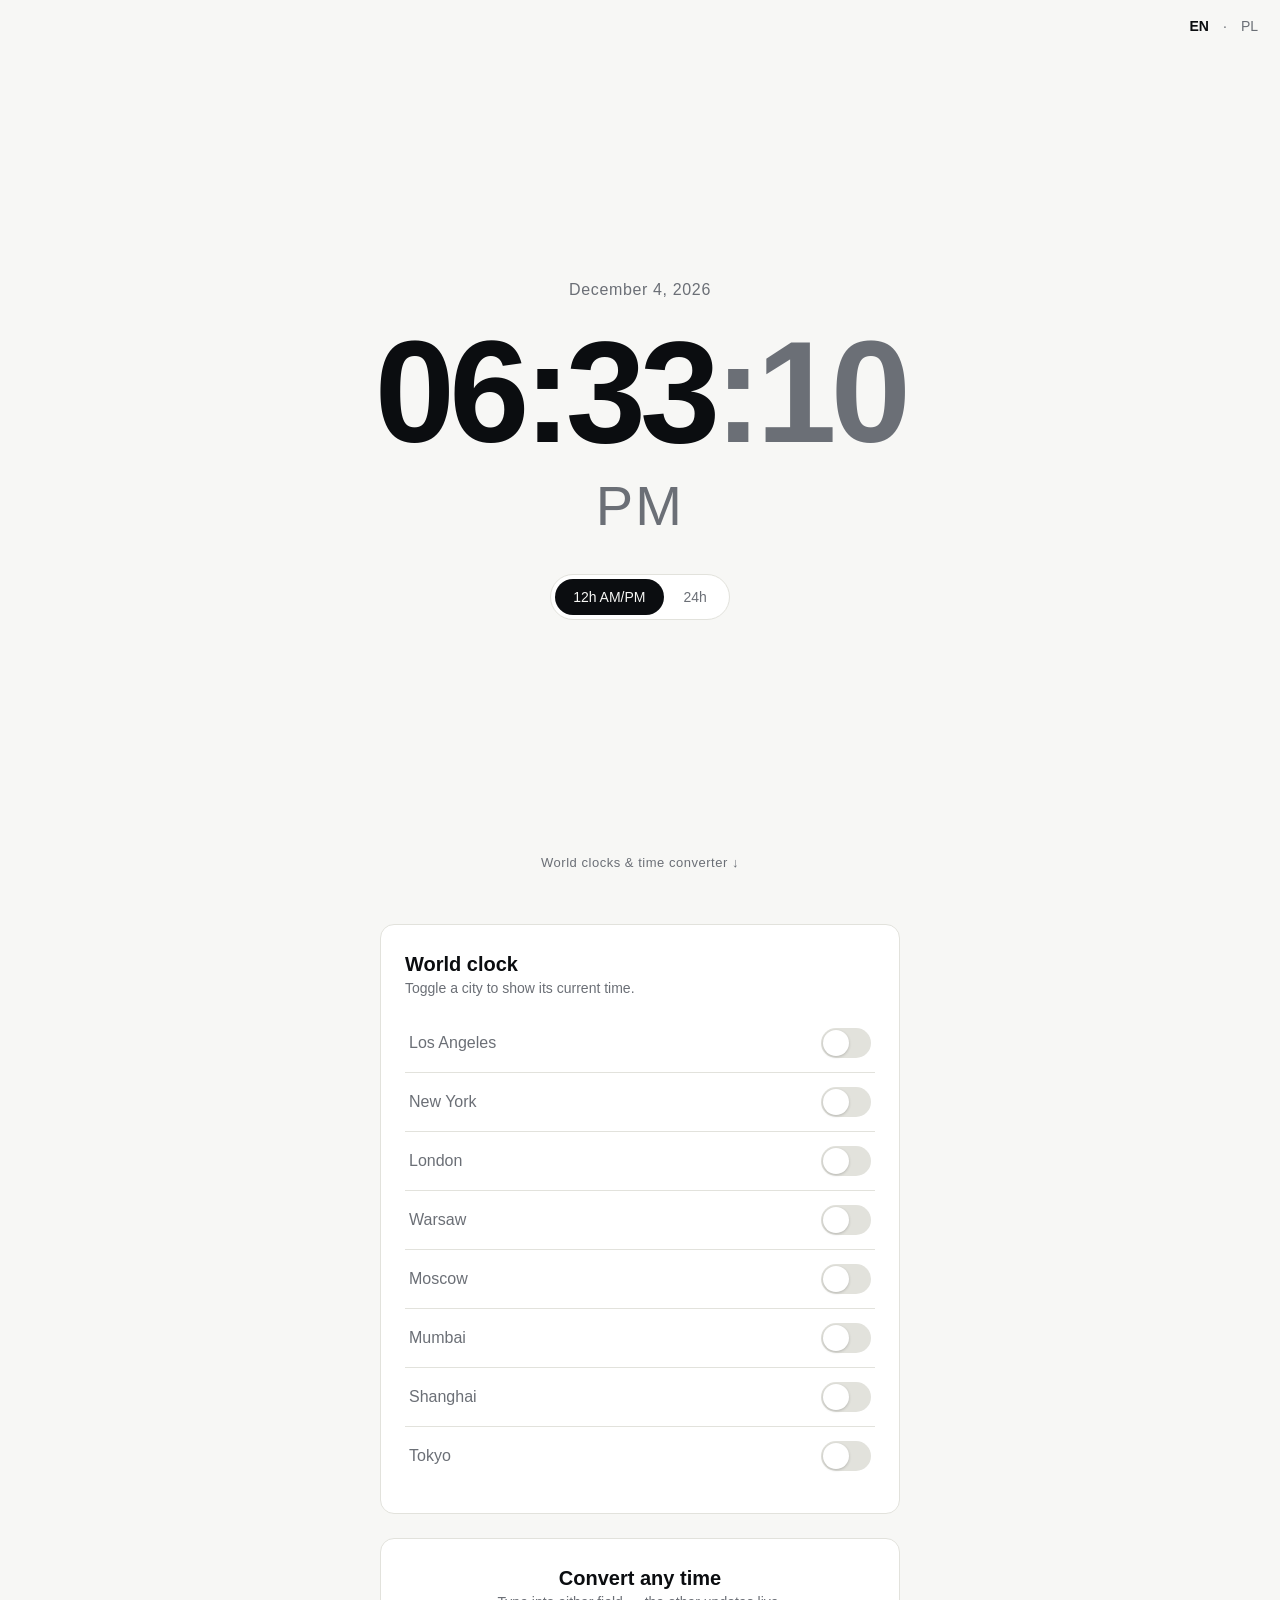
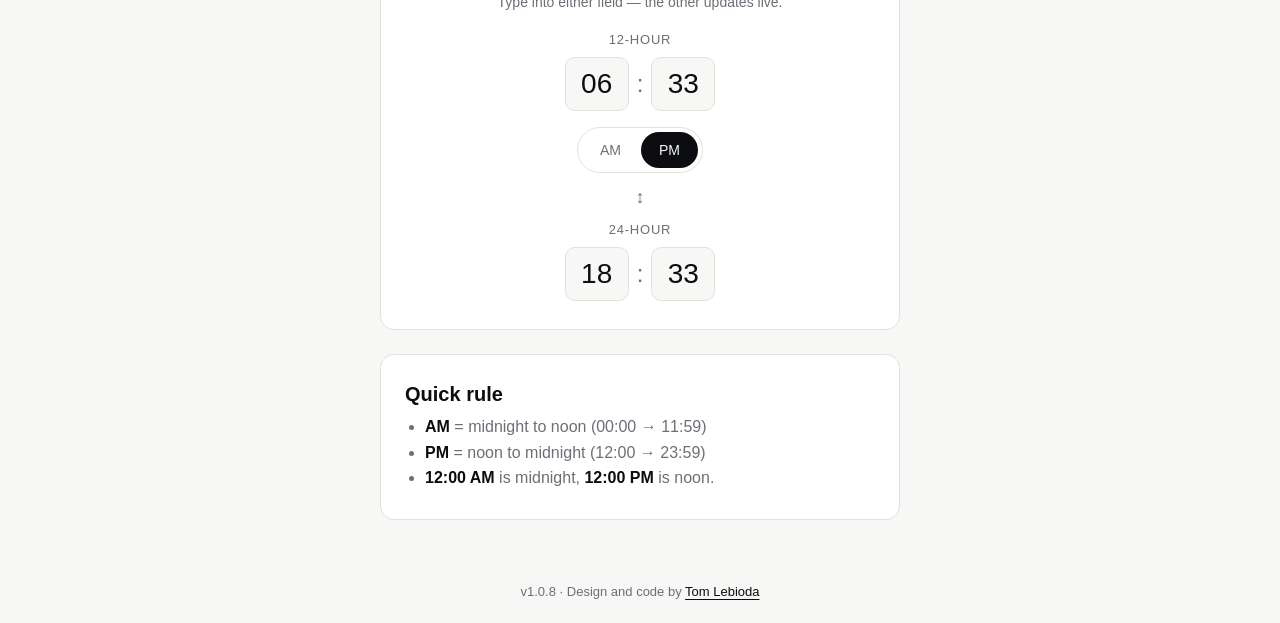
<file: index.html>
<!doctype html>
<html lang="en">
<head>
<meta charset="utf-8">
<meta name="viewport" content="width=device-width,initial-scale=1,viewport-fit=cover">
<meta name="theme-color" content="#0b0d10">
<title>AM or PM Now? — Current Time in 12-Hour Format</title>
<meta name="description" content="Is it AM or PM right now? Live current time in 12-hour format with one-tap 24-hour toggle and a bidirectional 12h ↔ 24h converter. Free, no ads.">
<link rel="canonical" href="https://ampm.pages.dev/">
<link rel="alternate" hreflang="en" href="https://ampm.pages.dev/">
<link rel="alternate" hreflang="pl" href="https://ampm.pages.dev/pl/">
<link rel="alternate" hreflang="x-default" href="https://ampm.pages.dev/">
<meta property="og:title" content="AM or PM Now? — Current Time in 12-Hour Format">
<meta property="og:description" content="Live current time in 12-hour format with AM/PM, plus a 12h ↔ 24h converter.">
<meta property="og:type" content="website">
<meta property="og:url" content="https://ampm.pages.dev/">
<meta property="og:locale" content="en_US">
<meta property="og:locale:alternate" content="pl_PL">
<meta name="twitter:card" content="summary">
<link rel="icon" href="/assets/favicon.svg" type="image/svg+xml">
<link rel="stylesheet" href="/assets/style.css?v=1.0.8">
<script type="application/ld+json">
{"@context":"https://schema.org","@type":"WebApplication","name":"AM or PM Now","url":"https://ampm.pages.dev/","applicationCategory":"UtilityApplication","operatingSystem":"Any","offers":{"@type":"Offer","price":"0","priceCurrency":"USD"},"author":{"@type":"Person","name":"Tom Lebioda","email":"hello@tomlebioda.com"}}
</script>
</head>
<body>
<header class="lang">
  <a href="/" aria-current="page" lang="en">EN</a>
  <span aria-hidden="true">·</span>
  <a href="/pl/" lang="pl">PL</a>
</header>

<main>
  <section class="clock" aria-label="Current time">
    <h1 class="visually-hidden">Is it AM or PM right now?</h1>
    <div class="date" id="date"></div>
    <div class="time" id="time" aria-live="polite">--:--</div>
    <div class="suffix" id="suffix">--</div>
    <div class="toggle" role="tablist" aria-label="Time format">
      <button type="button" role="tab" aria-selected="true" data-format="12" id="btn-12">12h AM/PM</button>
      <button type="button" role="tab" aria-selected="false" data-format="24" id="btn-24">24h</button>
    </div>
    <a class="cta-down" href="#world-title">World clocks &amp; time converter ↓</a>
  </section>

  <section class="world" aria-labelledby="world-title">
    <h2 id="world-title">World clock</h2>
    <p class="hint">Toggle a city to show its current time.</p>
    <ul class="cities" id="cities">
      <li data-tz="America/Los_Angeles"><span class="city-label">Los Angeles</span></li>
      <li data-tz="America/New_York"><span class="city-label">New York</span></li>
      <li data-tz="Europe/London"><span class="city-label">London</span></li>
      <li data-tz="Europe/Warsaw"><span class="city-label">Warsaw</span></li>
      <li data-tz="Europe/Moscow"><span class="city-label">Moscow</span></li>
      <li data-tz="Asia/Kolkata"><span class="city-label">Mumbai</span></li>
      <li data-tz="Asia/Shanghai"><span class="city-label">Shanghai</span></li>
      <li data-tz="Asia/Tokyo"><span class="city-label">Tokyo</span></li>
    </ul>
  </section>

  <section class="converter" aria-labelledby="conv-title">
    <h2 id="conv-title">Convert any time</h2>
    <p class="hint">Type into either field — the other updates live.</p>

    <div class="row">
      <label for="h12">12-hour</label>
      <div class="inputs">
        <input id="h12" type="text" inputmode="numeric" maxlength="2" placeholder="hh" autocomplete="off">
        <span>:</span>
        <input id="m12" type="text" inputmode="numeric" maxlength="2" placeholder="mm" autocomplete="off">
      </div>
      <div class="ampm toggle" role="radiogroup" aria-label="AM or PM">
        <button type="button" role="radio" aria-checked="true" data-meridiem="AM">AM</button>
        <button type="button" role="radio" aria-checked="false" data-meridiem="PM">PM</button>
      </div>
    </div>

    <div class="arrow" aria-hidden="true">↕</div>

    <div class="row">
      <label for="h24">24-hour</label>
      <div class="inputs">
        <input id="h24" type="text" inputmode="numeric" maxlength="2" placeholder="HH" autocomplete="off">
        <span>:</span>
        <input id="m24" type="text" inputmode="numeric" maxlength="2" placeholder="MM" autocomplete="off">
      </div>
    </div>
  </section>

  <section class="explainer">
    <h2>Quick rule</h2>
    <ul>
      <li><strong>AM</strong> = midnight to noon (00:00 → 11:59)</li>
      <li><strong>PM</strong> = noon to midnight (12:00 → 23:59)</li>
      <li><strong>12:00 AM</strong> is midnight, <strong>12:00 PM</strong> is noon.</li>
    </ul>
  </section>
</main>

<footer>
  <span id="version">v1.0.8</span> · Design and code by
  <a href="mailto:hello@tomlebioda.com">Tom Lebioda</a>
</footer>

<script src="/assets/app.js?v=1.0.8"></script>
</body>
</html>
</file>
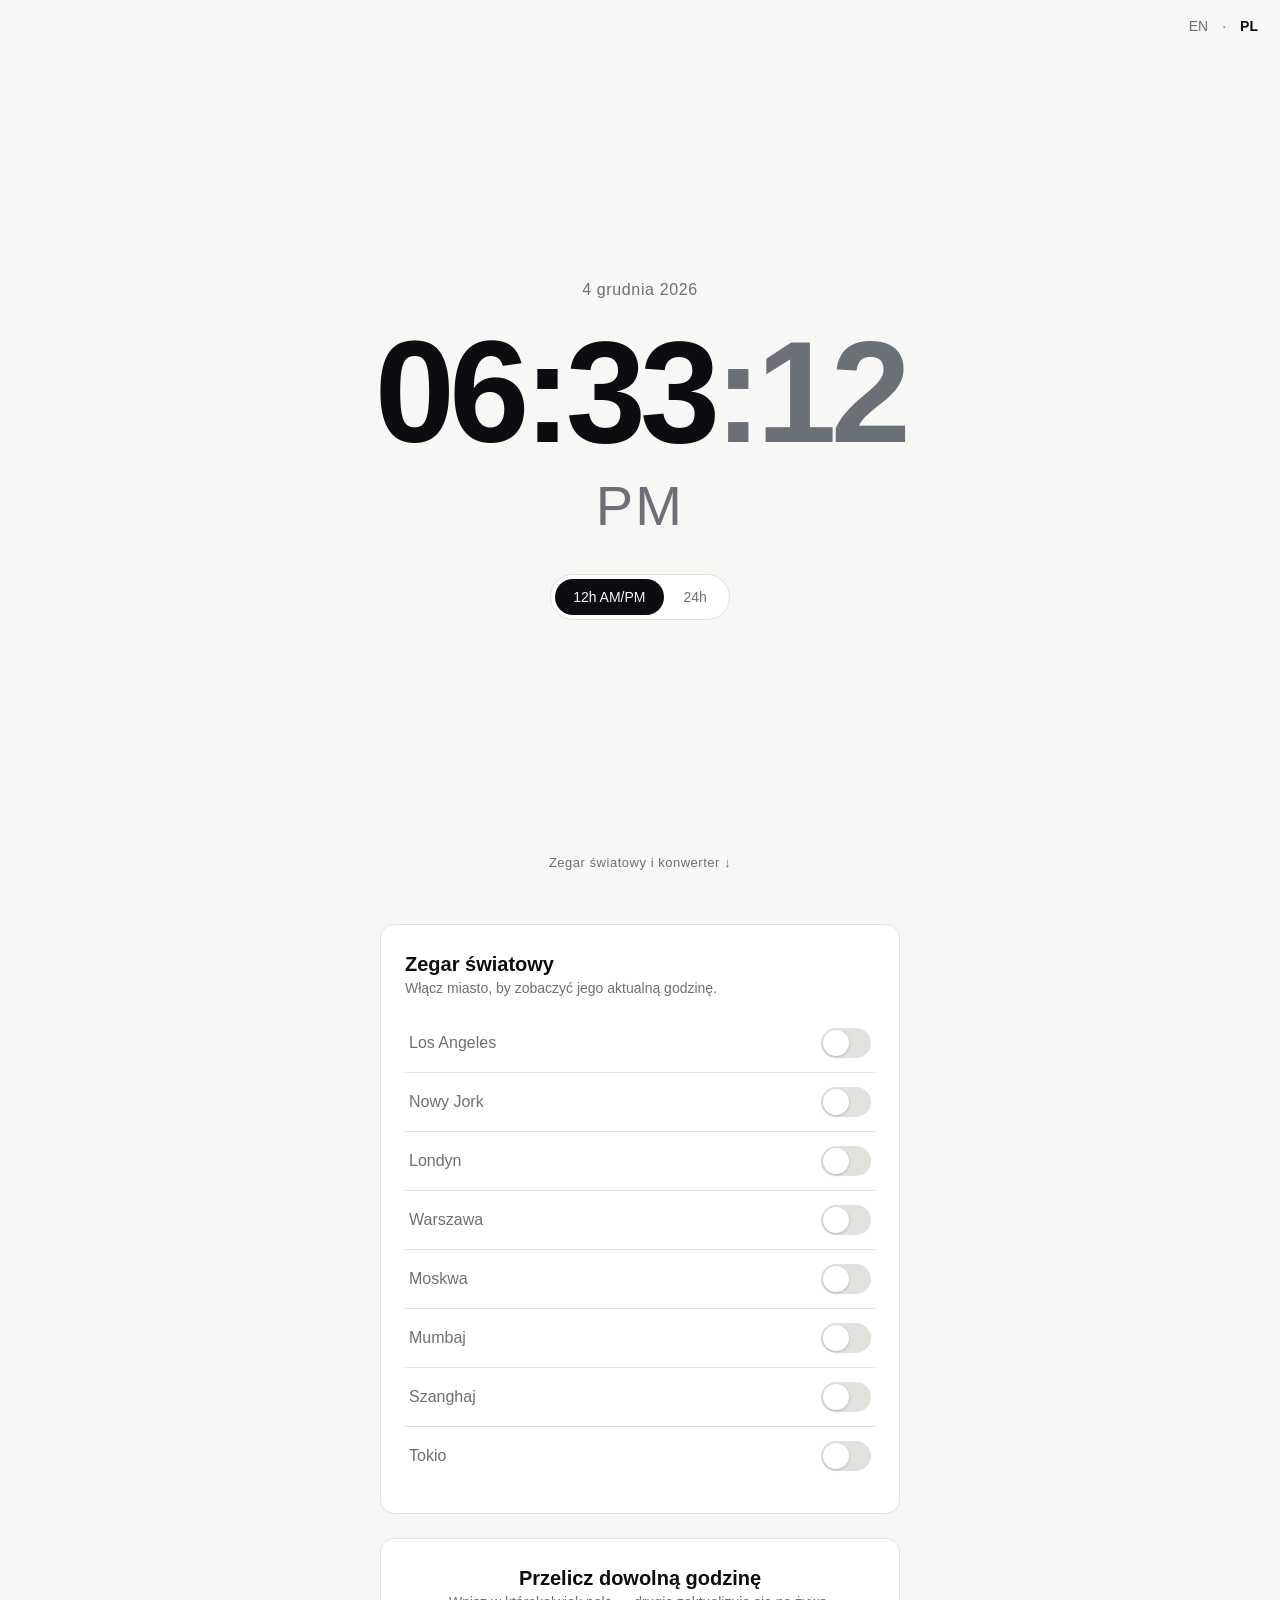
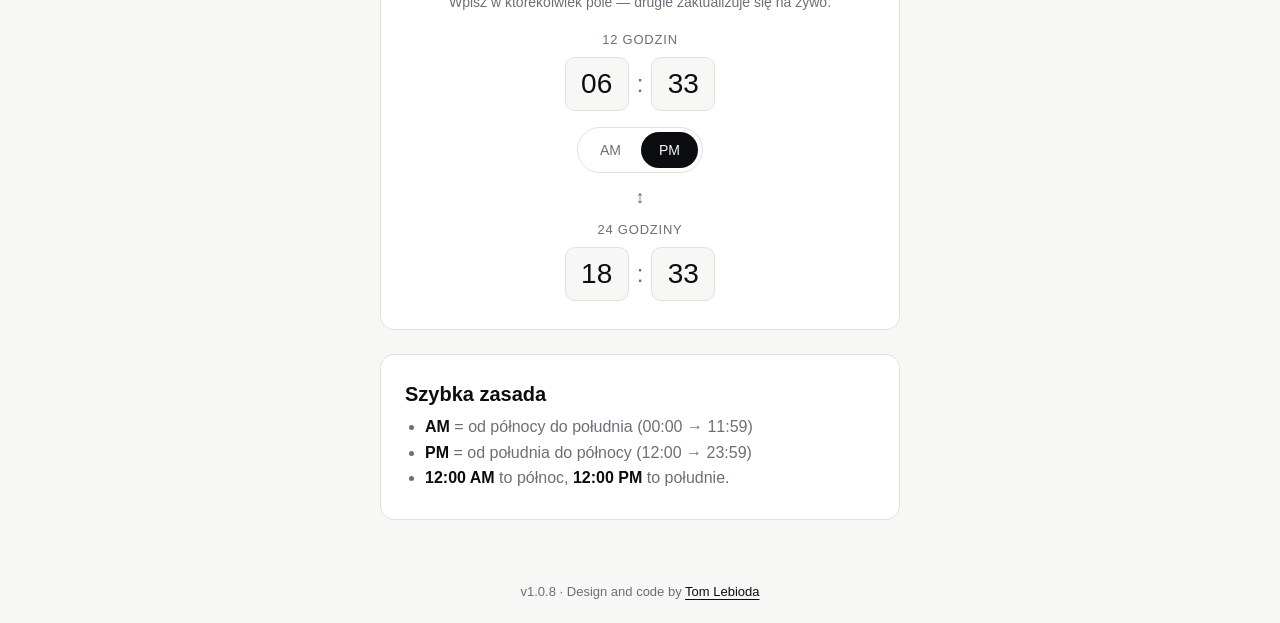
<file: pl/index.html>
<!doctype html>
<html lang="pl">
<head>
<meta charset="utf-8">
<meta name="viewport" content="width=device-width,initial-scale=1,viewport-fit=cover">
<meta name="theme-color" content="#0b0d10">
<title>Która godzina? AM czy PM — zegar 12h i konwerter</title>
<meta name="description" content="Sprawdź czy teraz jest AM czy PM. Aktualna godzina w formacie 12h z przełącznikiem 24h i dwukierunkowym konwerterem 12h ↔ 24h. Bez reklam.">
<link rel="canonical" href="https://ampm.pages.dev/pl/">
<link rel="alternate" hreflang="en" href="https://ampm.pages.dev/">
<link rel="alternate" hreflang="pl" href="https://ampm.pages.dev/pl/">
<link rel="alternate" hreflang="x-default" href="https://ampm.pages.dev/">
<meta property="og:title" content="Która godzina? AM czy PM — zegar 12h">
<meta property="og:description" content="Aktualna godzina AM/PM, przełącznik 24h i konwerter 12h ↔ 24h.">
<meta property="og:type" content="website">
<meta property="og:url" content="https://ampm.pages.dev/pl/">
<meta property="og:locale" content="pl_PL">
<meta property="og:locale:alternate" content="en_US">
<meta name="twitter:card" content="summary">
<link rel="icon" href="/assets/favicon.svg" type="image/svg+xml">
<link rel="stylesheet" href="/assets/style.css?v=1.0.8">
<script type="application/ld+json">
{"@context":"https://schema.org","@type":"WebApplication","name":"Która godzina AM czy PM","url":"https://ampm.pages.dev/pl/","applicationCategory":"UtilityApplication","operatingSystem":"Any","offers":{"@type":"Offer","price":"0","priceCurrency":"PLN"},"author":{"@type":"Person","name":"Tom Lebioda","email":"hello@tomlebioda.com"}}
</script>
</head>
<body>
<header class="lang">
  <a href="/" lang="en">EN</a>
  <span aria-hidden="true">·</span>
  <a href="/pl/" aria-current="page" lang="pl">PL</a>
</header>

<main>
  <section class="clock" aria-label="Aktualna godzina">
    <h1 class="visually-hidden">Która jest teraz godzina — AM czy PM?</h1>
    <div class="date" id="date"></div>
    <div class="time" id="time" aria-live="polite">--:--</div>
    <div class="suffix" id="suffix">--</div>
    <div class="toggle" role="tablist" aria-label="Format godziny">
      <button type="button" role="tab" aria-selected="true" data-format="12" id="btn-12">12h AM/PM</button>
      <button type="button" role="tab" aria-selected="false" data-format="24" id="btn-24">24h</button>
    </div>
    <a class="cta-down" href="#world-title">Zegar światowy i konwerter ↓</a>
  </section>

  <section class="world" aria-labelledby="world-title">
    <h2 id="world-title">Zegar światowy</h2>
    <p class="hint">Włącz miasto, by zobaczyć jego aktualną godzinę.</p>
    <ul class="cities" id="cities">
      <li data-tz="America/Los_Angeles"><span class="city-label">Los Angeles</span></li>
      <li data-tz="America/New_York"><span class="city-label">Nowy Jork</span></li>
      <li data-tz="Europe/London"><span class="city-label">Londyn</span></li>
      <li data-tz="Europe/Warsaw"><span class="city-label">Warszawa</span></li>
      <li data-tz="Europe/Moscow"><span class="city-label">Moskwa</span></li>
      <li data-tz="Asia/Kolkata"><span class="city-label">Mumbaj</span></li>
      <li data-tz="Asia/Shanghai"><span class="city-label">Szanghaj</span></li>
      <li data-tz="Asia/Tokyo"><span class="city-label">Tokio</span></li>
    </ul>
  </section>

  <section class="converter" aria-labelledby="conv-title">
    <h2 id="conv-title">Przelicz dowolną godzinę</h2>
    <p class="hint">Wpisz w którekolwiek pole — drugie zaktualizuje się na żywo.</p>

    <div class="row">
      <label for="h12">12 godzin</label>
      <div class="inputs">
        <input id="h12" type="text" inputmode="numeric" maxlength="2" placeholder="gg" autocomplete="off">
        <span>:</span>
        <input id="m12" type="text" inputmode="numeric" maxlength="2" placeholder="mm" autocomplete="off">
      </div>
      <div class="ampm toggle" role="radiogroup" aria-label="AM albo PM">
        <button type="button" role="radio" aria-checked="true" data-meridiem="AM">AM</button>
        <button type="button" role="radio" aria-checked="false" data-meridiem="PM">PM</button>
      </div>
    </div>

    <div class="arrow" aria-hidden="true">↕</div>

    <div class="row">
      <label for="h24">24 godziny</label>
      <div class="inputs">
        <input id="h24" type="text" inputmode="numeric" maxlength="2" placeholder="GG" autocomplete="off">
        <span>:</span>
        <input id="m24" type="text" inputmode="numeric" maxlength="2" placeholder="MM" autocomplete="off">
      </div>
    </div>
  </section>

  <section class="explainer">
    <h2>Szybka zasada</h2>
    <ul>
      <li><strong>AM</strong> = od północy do południa (00:00 → 11:59)</li>
      <li><strong>PM</strong> = od południa do północy (12:00 → 23:59)</li>
      <li><strong>12:00 AM</strong> to północ, <strong>12:00 PM</strong> to południe.</li>
    </ul>
  </section>
</main>

<footer>
  <span id="version">v1.0.8</span> · Design and code by
  <a href="mailto:hello@tomlebioda.com">Tom Lebioda</a>
</footer>

<script src="/assets/app.js?v=1.0.8"></script>
</body>
</html>
</file>
<file: assets/style.css>
:root {
  --bg: #f7f7f5;
  --fg: #0b0d10;
  --muted: #6b6f76;
  --accent: #0b0d10;
  --accent-fg: #f7f7f5;
  --border: #e2e2dc;
  --card: #ffffff;
  --radius: 14px;
}

@media (prefers-color-scheme: dark) {
  :root {
    --bg: #0b0d10;
    --fg: #f1f1ee;
    --muted: #8a8f96;
    --accent: #f1f1ee;
    --accent-fg: #0b0d10;
    --border: #1f232a;
    --card: #14171c;
  }
}

* { box-sizing: border-box; }

html, body {
  margin: 0;
  padding: 0;
  background: var(--bg);
  color: var(--fg);
  font-family: -apple-system, BlinkMacSystemFont, "Inter", "Segoe UI", Roboto, sans-serif;
  -webkit-font-smoothing: antialiased;
  font-feature-settings: "tnum" 1;
}

body {
  min-height: 100dvh;
  display: flex;
  flex-direction: column;
}

a { color: inherit; }

.visually-hidden {
  position: absolute;
  width: 1px; height: 1px;
  margin: -1px; padding: 0; border: 0;
  clip: rect(0 0 0 0); overflow: hidden;
  white-space: nowrap;
}

.lang {
  position: fixed;
  top: max(env(safe-area-inset-top), 14px);
  right: 16px;
  font-size: 14px;
  display: flex; gap: 8px; align-items: center;
  color: var(--muted);
  z-index: 10;
}
.lang a { text-decoration: none; padding: 4px 6px; border-radius: 6px; }
.lang a[aria-current="page"] { color: var(--fg); font-weight: 600; }

main {
  flex: 1;
  width: 100%;
  max-width: 560px;
  margin: 0 auto;
  padding: 0 20px 40px;
  display: flex;
  flex-direction: column;
}

.clock {
  position: relative;
  min-height: 100dvh;
  display: flex;
  flex-direction: column;
  align-items: center;
  justify-content: center;
  text-align: center;
  gap: 8px;
}

.cta-down {
  position: absolute;
  bottom: max(20px, env(safe-area-inset-bottom));
  left: 0; right: 0;
  text-align: center;
  font-size: 13px;
  color: var(--muted);
  text-decoration: none;
  letter-spacing: 0.04em;
  padding: 10px 16px;
  animation: cta-bounce 2.4s ease-in-out infinite;
}
.cta-down:hover { color: var(--fg); }
@keyframes cta-bounce {
  0%, 100% { transform: translateY(0); }
  50% { transform: translateY(4px); }
}
@media (prefers-reduced-motion: reduce) {
  .cta-down { animation: none; }
}

.date {
  font-size: clamp(13px, 3.5vw, 16px);
  color: var(--muted);
  letter-spacing: 0.04em;
  margin-bottom: 14px;
  font-weight: 500;
}

.time {
  font-size: clamp(64px, 20vw, 144px);
  font-weight: 600;
  letter-spacing: -0.04em;
  line-height: 1;
  font-variant-numeric: tabular-nums;
}
.time .sec {
  color: var(--muted);
}

.suffix {
  font-size: clamp(28px, 8vw, 56px);
  font-weight: 500;
  color: var(--muted);
  letter-spacing: 0.04em;
  min-height: 1em;
}

.toggle {
  margin-top: 28px;
  display: inline-flex;
  background: var(--card);
  border: 1px solid var(--border);
  border-radius: 999px;
  padding: 4px;
  gap: 2px;
}
.toggle button {
  appearance: none;
  border: 0;
  background: transparent;
  color: var(--muted);
  font: inherit;
  font-size: 14px;
  padding: 10px 18px;
  border-radius: 999px;
  cursor: pointer;
  transition: background .15s, color .15s;
}
.toggle button[aria-selected="true"],
.toggle button[aria-checked="true"] {
  background: var(--accent);
  color: var(--accent-fg);
}

.world {
  background: var(--card);
  border: 1px solid var(--border);
  border-radius: var(--radius);
  padding: 28px 24px;
  margin-top: 24px;
}
.world h2 { margin: 0 0 4px; font-size: 20px; font-weight: 600; }
.world .hint { margin: 0 0 18px; }
.cities { list-style: none; margin: 0; padding: 0; }
.cities li {
  display: flex;
  align-items: center;
  justify-content: space-between;
  gap: 12px;
  padding: 14px 4px;
  border-top: 1px solid var(--border);
}
.cities li:first-child { border-top: 0; }
.city-label { font-size: 16px; font-weight: 500; }
.city-time {
  font-variant-numeric: tabular-nums;
  font-size: 18px;
  font-weight: 600;
  color: var(--fg);
  margin-left: auto;
  margin-right: 12px;
  letter-spacing: -0.01em;
}
.cities li[data-on="false"] .city-time { display: none; }
.cities li[data-on="false"] .city-label { color: var(--muted); font-weight: 400; }

.switch {
  position: relative;
  width: 50px;
  height: 30px;
  flex-shrink: 0;
  cursor: pointer;
  appearance: none;
  -webkit-appearance: none;
  background: var(--border);
  border-radius: 999px;
  border: 0;
  padding: 0;
  transition: background .2s;
}
.switch::after {
  content: "";
  position: absolute;
  top: 2px; left: 2px;
  width: 26px; height: 26px;
  background: #fff;
  border-radius: 50%;
  box-shadow: 0 1px 3px rgba(0,0,0,.2);
  transition: transform .2s;
}
.switch[aria-checked="true"] {
  background: #34c759;
}
.switch[aria-checked="true"]::after {
  transform: translateX(20px);
}

.converter, .explainer {
  background: var(--card);
  border: 1px solid var(--border);
  border-radius: var(--radius);
  padding: 28px 24px;
  margin-top: 24px;
}

.converter { text-align: center; }

.converter h2, .explainer h2 {
  margin: 0 0 4px;
  font-size: 20px;
  font-weight: 600;
}
.hint {
  margin: 0 0 22px;
  color: var(--muted);
  font-size: 14px;
}

.row { display: flex; flex-direction: column; align-items: center; gap: 10px; }
.row + .arrow { text-align: center; color: var(--muted); margin: 14px 0; font-size: 18px; }
.row label {
  font-size: 13px;
  color: var(--muted);
  text-transform: uppercase;
  letter-spacing: 0.06em;
}
.inputs {
  display: inline-flex;
  align-items: center;
  justify-content: center;
  gap: 8px;
  flex-wrap: wrap;
}
.inputs input[type="text"] {
  width: 64px;
  font-size: 28px;
  font-variant-numeric: tabular-nums;
  text-align: center;
  padding: 10px 8px;
  border: 1px solid var(--border);
  border-radius: 10px;
  background: var(--bg);
  color: var(--fg);
  font-family: inherit;
}
.inputs input[type="text"]:focus {
  outline: 2px solid var(--accent);
  outline-offset: 1px;
}
.inputs span { font-size: 24px; color: var(--muted); }

.ampm { margin-top: 6px; }

.explainer ul { margin: 8px 0 0; padding-left: 20px; color: var(--muted); line-height: 1.6; }
.explainer strong { color: var(--fg); }

footer {
  text-align: center;
  padding: 24px 16px max(24px, env(safe-area-inset-bottom));
  font-size: 13px;
  color: var(--muted);
}
footer a { color: var(--fg); text-decoration: underline; text-underline-offset: 3px; }
</file>
